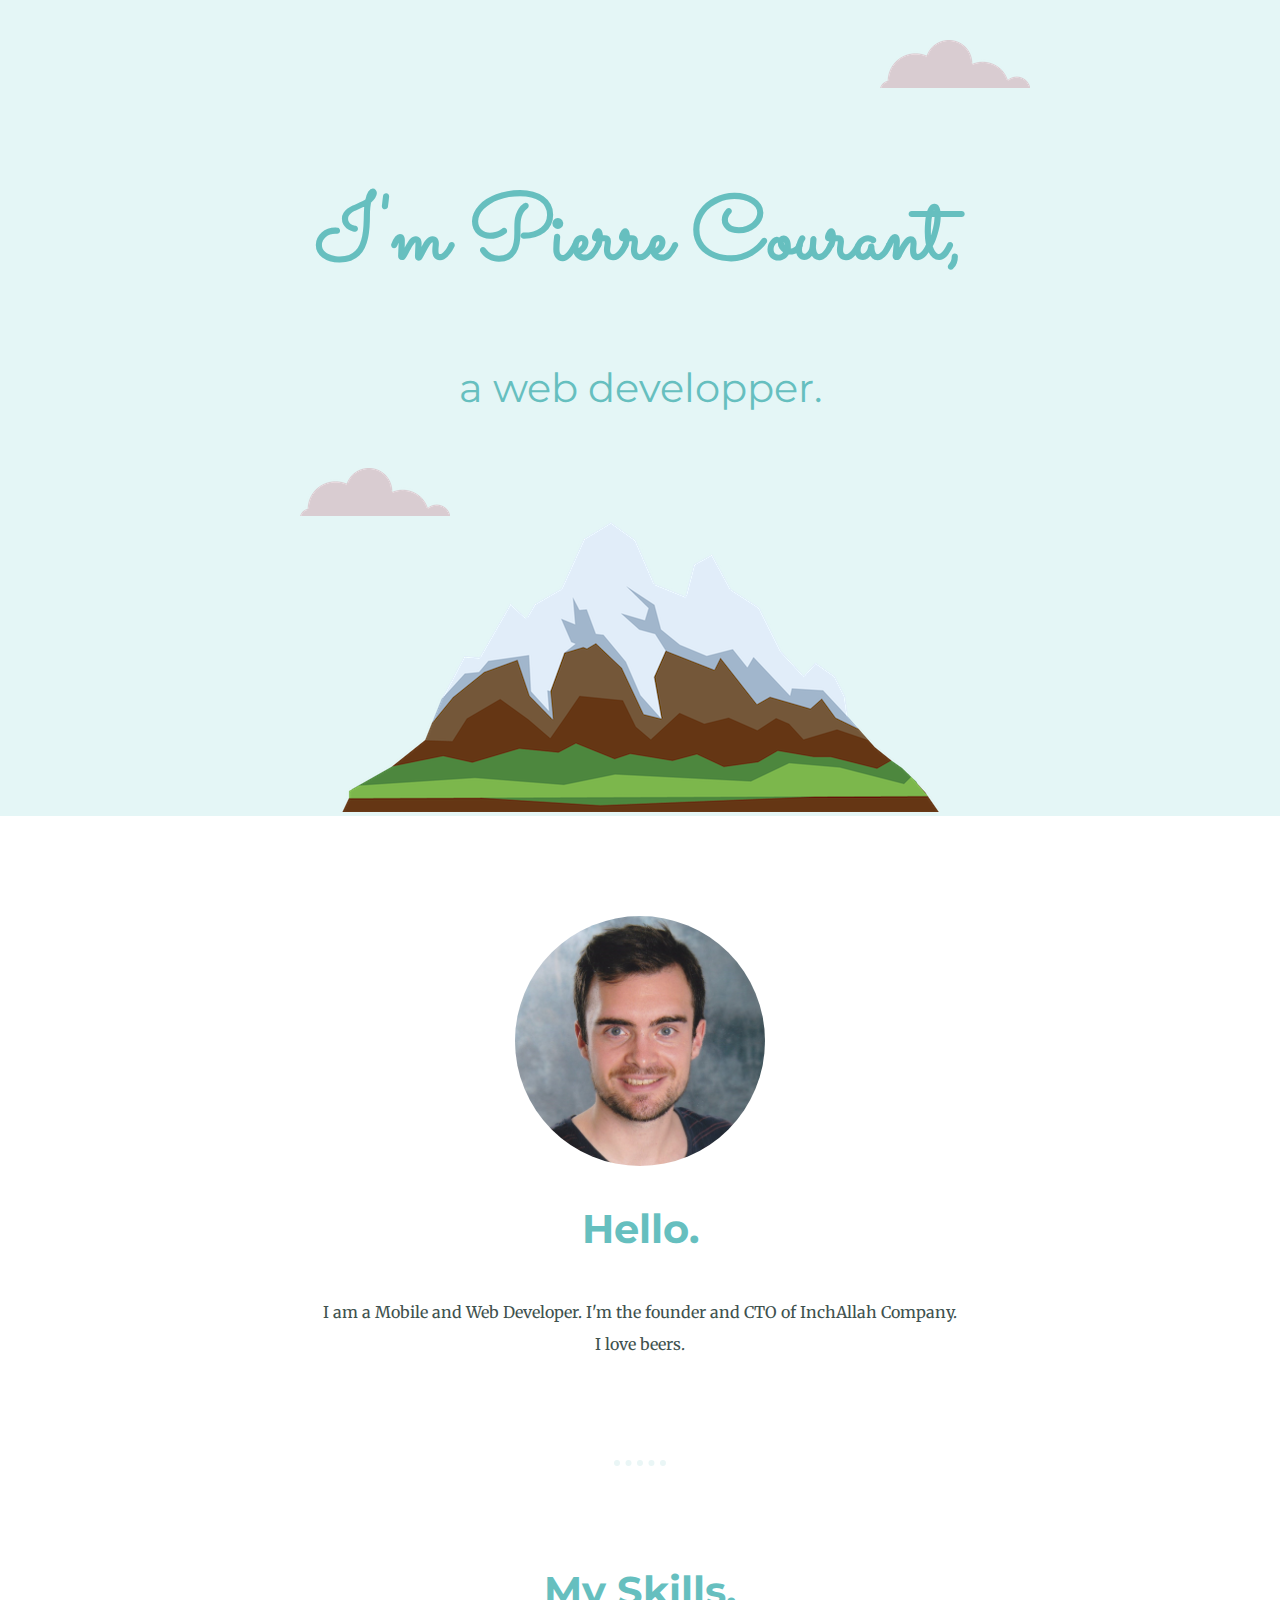
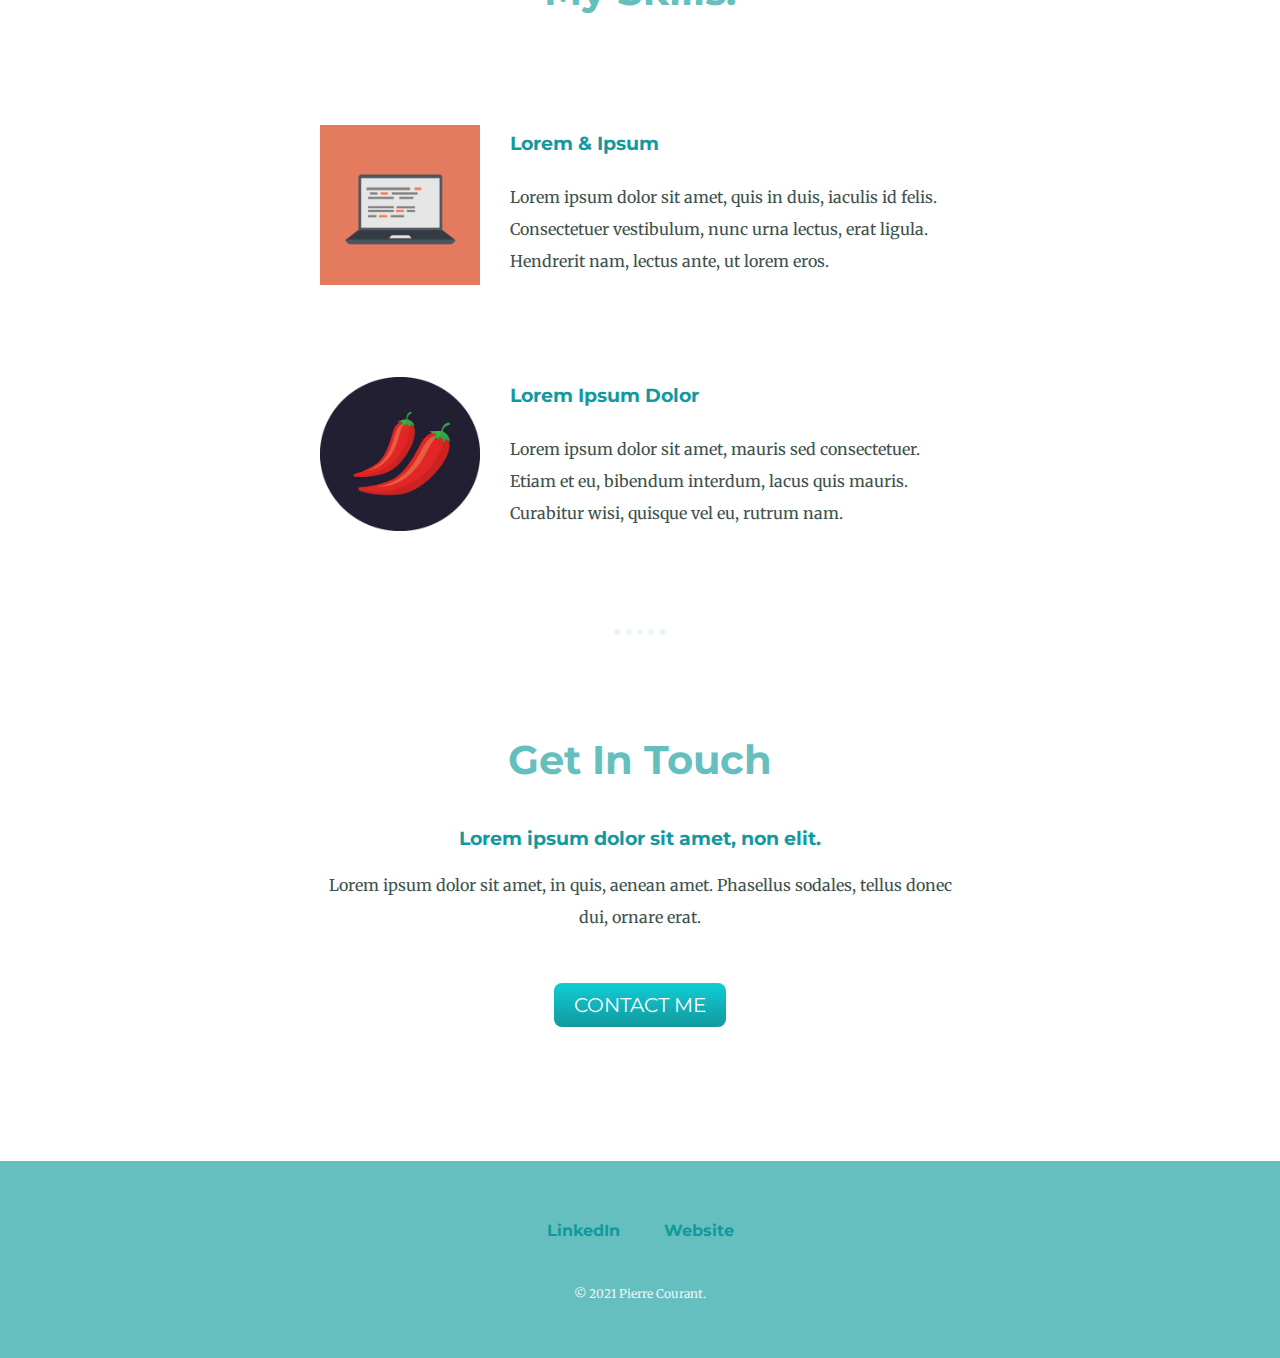
<file: index.html>
<!DOCTYPE html>
<html lang="en">

<head>
  <meta charset="UTF-8">
  <meta name="viewport" content="width=device-width, initial-scale=1.0">
  <meta http-equiv="X-UA-Compatible" content="ie=edge">
  <link rel="stylesheet" href="css/styles.css">
  <link rel="icon" href="images/favicon.ico">
  <link href="https://fonts.googleapis.com/css2?family=Merriweather&family=Montserrat&family=Sacramento&display=swap" rel="stylesheet">
  <title>Pierre COURANT</title>
</head>

<body>
  <div class="top-container">
    <img class="top-cloud" src="images/cloud.png" alt="cloud image">
    <h1>I'm Pierre Courant,</h1>
    <h2>a web developper.</h2>
    <img class="bottom-cloud" src="images/cloud.png" alt="cloud image">
    <img src="images/mountain.png" alt="maintain image">
  </div>

  <div class="middle-container">
    <div class="profile">
      <img src="./images/photo pierre PES_square.jpg" alt="Pierre Courant picture">
      <h2>Hello.</h2>
      <p>I am a Mobile and Web Developer. I'm the founder and CTO of InchAllah Company. I love beers.</p>
    </div>
    <hr>
    <div class="skills">
      <h2>My Skills.</h2>
      <div class="skill-row">
        <img class="skills1" src="./images/computer.png" alt="skills image">
        <h3>Lorem & Ipsum</h3>
        <p>Lorem ipsum dolor sit amet, quis in duis, iaculis id felis. Consectetuer vestibulum, nunc urna lectus, erat ligula. Hendrerit nam, lectus ante, ut lorem eros.</p>
      </div>
      <div class="skill-row">
        <img class="skills12" src="./images/chillies.png" alt="skills image">
        <h3>Lorem Ipsum Dolor</h3>
        <p>Lorem ipsum dolor sit amet, mauris sed consectetuer. Etiam et eu, bibendum interdum, lacus quis mauris. Curabitur wisi, quisque vel eu, rutrum nam.</p>
      </div>
    </div>
    <hr>
    <div class="contact-me">
      <h2>Get In Touch</h2>
      <h3>Lorem ipsum dolor sit amet, non elit.</h3>
      <p>Lorem ipsum dolor sit amet, in quis, aenean amet. Phasellus sodales, tellus donec dui, ornare erat.</p>
      <a class="btn" href="mailto:pcourant.dev@email.com" target="_blank">CONTACT ME</a>
    </div>
  </div>


  <div class="bottom-container">
    <a class="footer-link" href="https://www.linkedin.com/in/pierre-courant-40719493/" target="_blank">LinkedIn</a>
    <a class="footer-link" href="">Website</a>
    <p>© 2021 Pierre Courant.</p>
  </div>


</body>

</html>
</file>
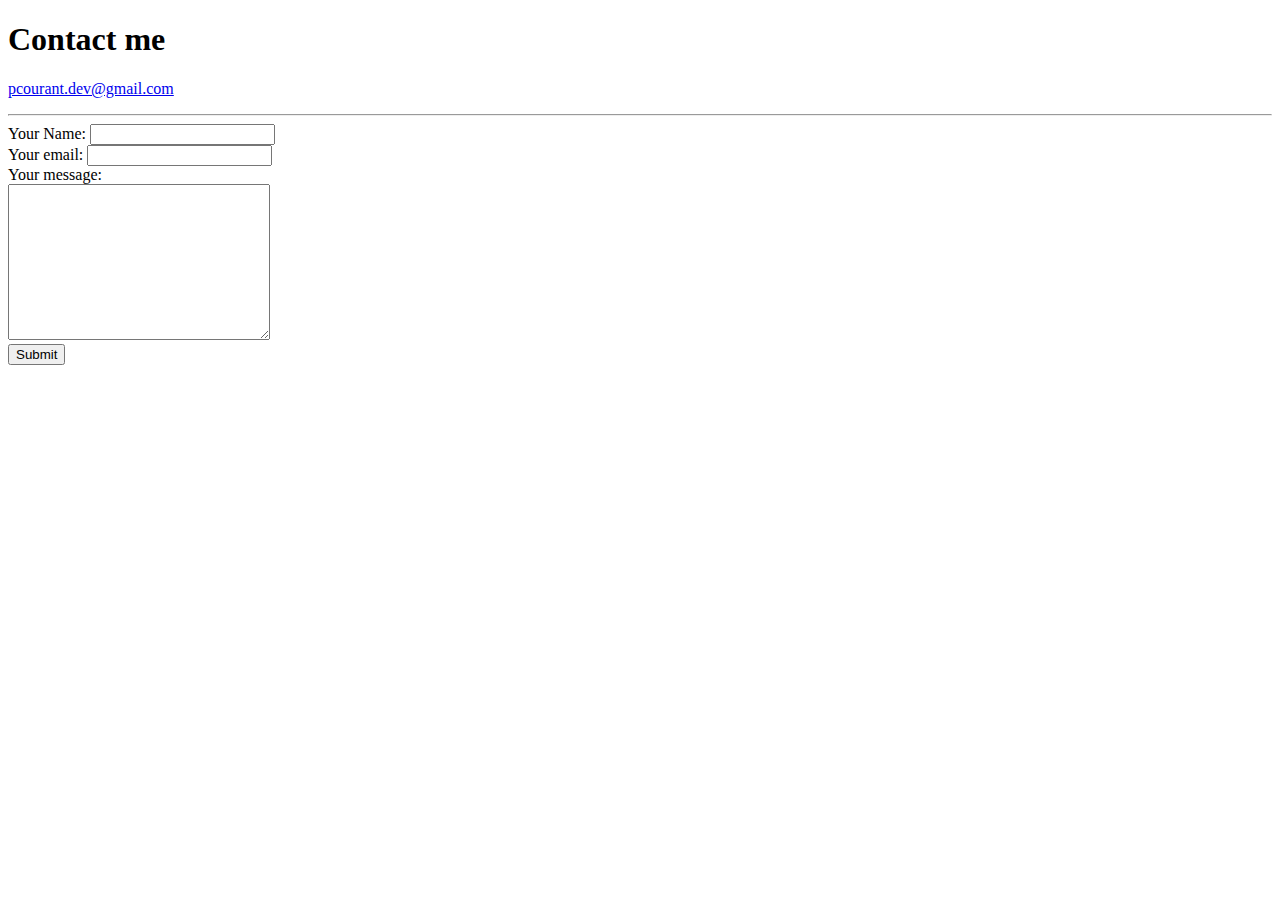
<file: contact.html>
<!DOCTYPE html>
<html lang="en">
  <head>
    <meta charset="UTF-8" />
    <meta http-equiv="X-UA-Compatible" content="IE=edge" />
    <meta name="viewport" content="width=device-width, initial-scale=1.0" />
    <title>contact me</title>
  </head>
  <body>
    <h1>Contact me</h1>
    <p><a href="mailto:pcourant.dev@gmail.comm">pcourant.dev@gmail.com</a></p>
    <hr />
    <form
      action="mailto:pcourant.dev@gmail.com"
      method="post"
      enctype="text/plain"
      target="_blank"
    >
      <label for="name">Your Name:</label>
      <input type="text" name="yourName" /> <br />
      <label for="email">Your email:</label>
      <input type="email" name="yourEmail" /><br />
      <label for="msg">Your message:</label><br />
      <textarea name="yourMessage" id="msg" cols="30" rows="10"></textarea
      ><br />
      <input type="submit" />
    </form>
  </body>
</html>
</file>
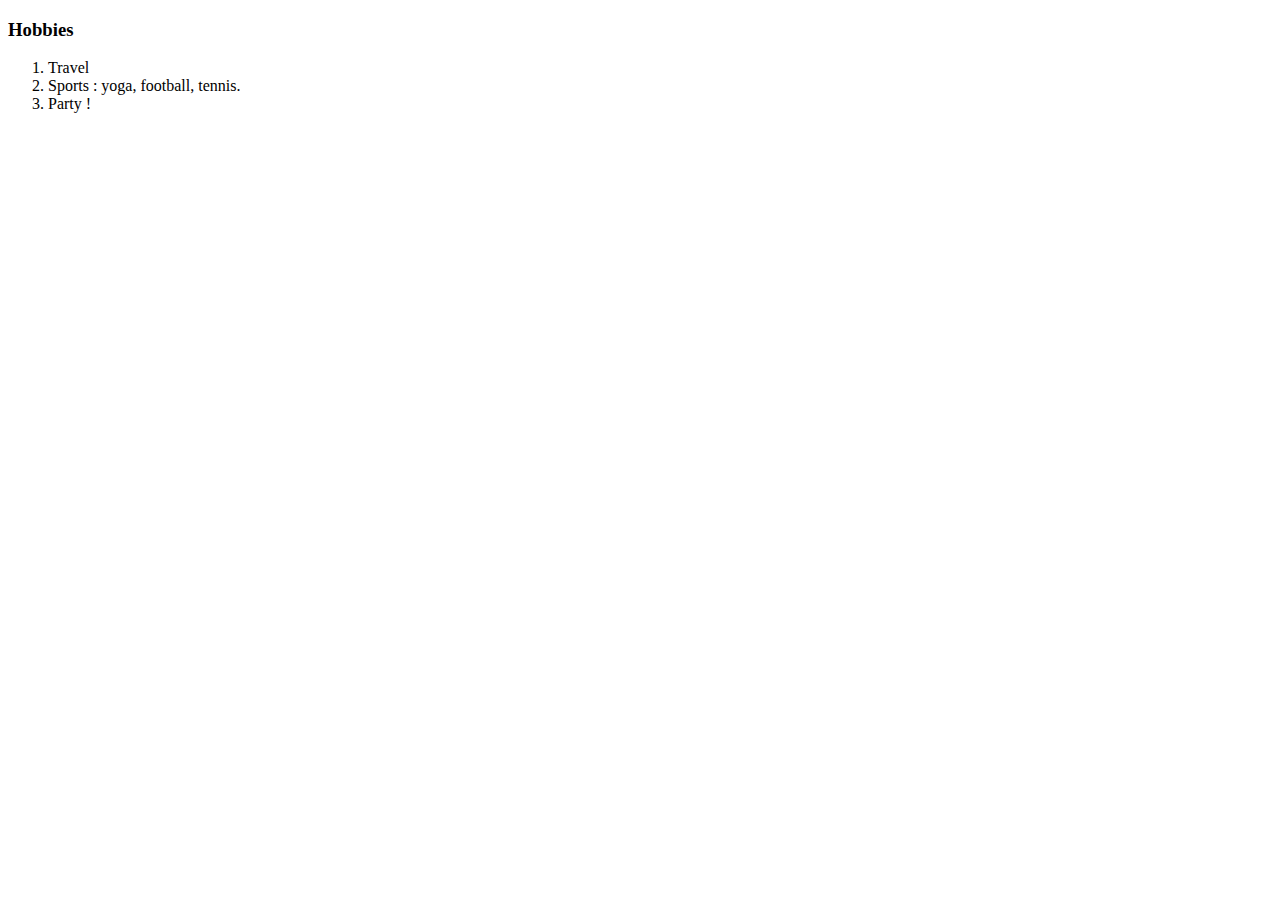
<file: hobbies.html>
<!DOCTYPE html>
<html lang="en">
  <head>
    <meta charset="UTF-8" />
    <meta http-equiv="X-UA-Compatible" content="IE=edge" />
    <meta name="viewport" content="width=device-width, initial-scale=1.0" />
    <title>My hobbies</title>
  </head>
  <body>
    <h3>Hobbies</h3>
    <ol>
      <li>Travel</li>
      <li>Sports : yoga, football, tennis.</li>
      <li>Party !</li>
    </ol>
  </body>
</html>
</file>
<file: css/styles.css>
body {
  margin: 0;
  text-align: center;
  font-family: 'Merriweather', sans-serif;
  color: #40514E;
}

h1 {
  font-size: 5.625rem;
  margin: 50px auto 0 auto;
  font-family: 'Sacramento', cursive;
  color: #66BFBF;
  line-height: 2;
}

h2 {
  font-size: 2.5rem;
  font-family: 'Montserrat', sans-serif;
  color: #66BFBF;
  font-weight: bold;
  padding-bottom: 10px;
}

h3 {
  font-family: 'Montserrat', sans-serif;
  color: #11999E;
}

a {
  color: #11999E;
  font-family: 'Montserrat', sans-serif;
}

p {
  color: #40514E;
  line-height: 2;
}

hr {
  clear: left;
  border: none;
  border-top: 6px dotted #EAF6F6;
  text-align: center;
  width: 4%;
  margin: 100px auto;
}

.top-container {
  background-color: #e4f6f6;
  padding-top: 100px;
  position: relative;
}

.top-container h2 {
  font-weight: normal;
}

.middle-container {
  margin: 100px 0;
}

.profile {
  width: 50%;
  /* text-align: center; */
  margin: auto;
  margin-top: 50px;
}

.profile img {
  width: 250px;
  height: auto;
  border-radius: 50%;
}

.bottom-container {
  background-color: #66BFBF;
  color: #EAF6F6;
  padding: 50px 0 20px;
}

.bottom-container p {
  color: #EAF6F6;
  padding: 20px 0px;
  font-size: 0.75rem;
}

.footer-link {
  color: #11999E;
}

.top-cloud {
  position: absolute;
  top: 40px;
  right: 250px;
}

.bottom-cloud {
  position: absolute;
  bottom: 300px;
  left: 300px;
}

.skill-row {
  clear: left;
  width: 50%;
  margin: 100px auto;
  text-align: left;
  line-height: 2;
}

.skill-row img {
  width: 25%;
  float: left;
  margin-right: 30px;
  margin-bottom: 30px;
}

.contact-me {
  width: 50%;
  text-align: center;
  margin: auto;
}

.btn {
  background: #11cdd4;
  background-image: -webkit-linear-gradient(top, #11cdd4, #11999E);
  background-image: -moz-linear-gradient(top, #11cdd4, #11999E);
  background-image: -ms-linear-gradient(top, #11cdd4, #11999E);
  background-image: -o-linear-gradient(top, #11cdd4, #11999E);
  background-image: linear-gradient(to bottom, #11cdd4, #11999E);
  -webkit-border-radius: 8;
  -moz-border-radius: 8;
  border-radius: 8px;
  font-family: 'Montserrat';
  color: #ffff;
  font-size: 20px;
  padding: 10px 20px 10px 20px;
  text-decoration: none;
  display: inline-block;
  margin: 34px auto;
}

.btn:hover {
  background: #30e3cb;
  background-image: -webkit-linear-gradient(top, #30e3cb, #2bc4ad);
  background-image: -moz-linear-gradient(top, #30e3cb, #2bc4ad);
  background-image: -ms-linear-gradient(top, #30e3cb, #2bc4ad);
  background-image: -o-linear-gradient(top, #30e3cb, #2bc4ad);
  background-image: linear-gradient(to bottom, #30e3cb, #2bc4ad);
  text-decoration: none;
}

.footer-link {
  display: inline-block;
  text-decoration: none;
  font-weight: bold;
  margin: 10px 20px;
}

.footer-link:hover {
  color: #EAF6F6
}
</file>
